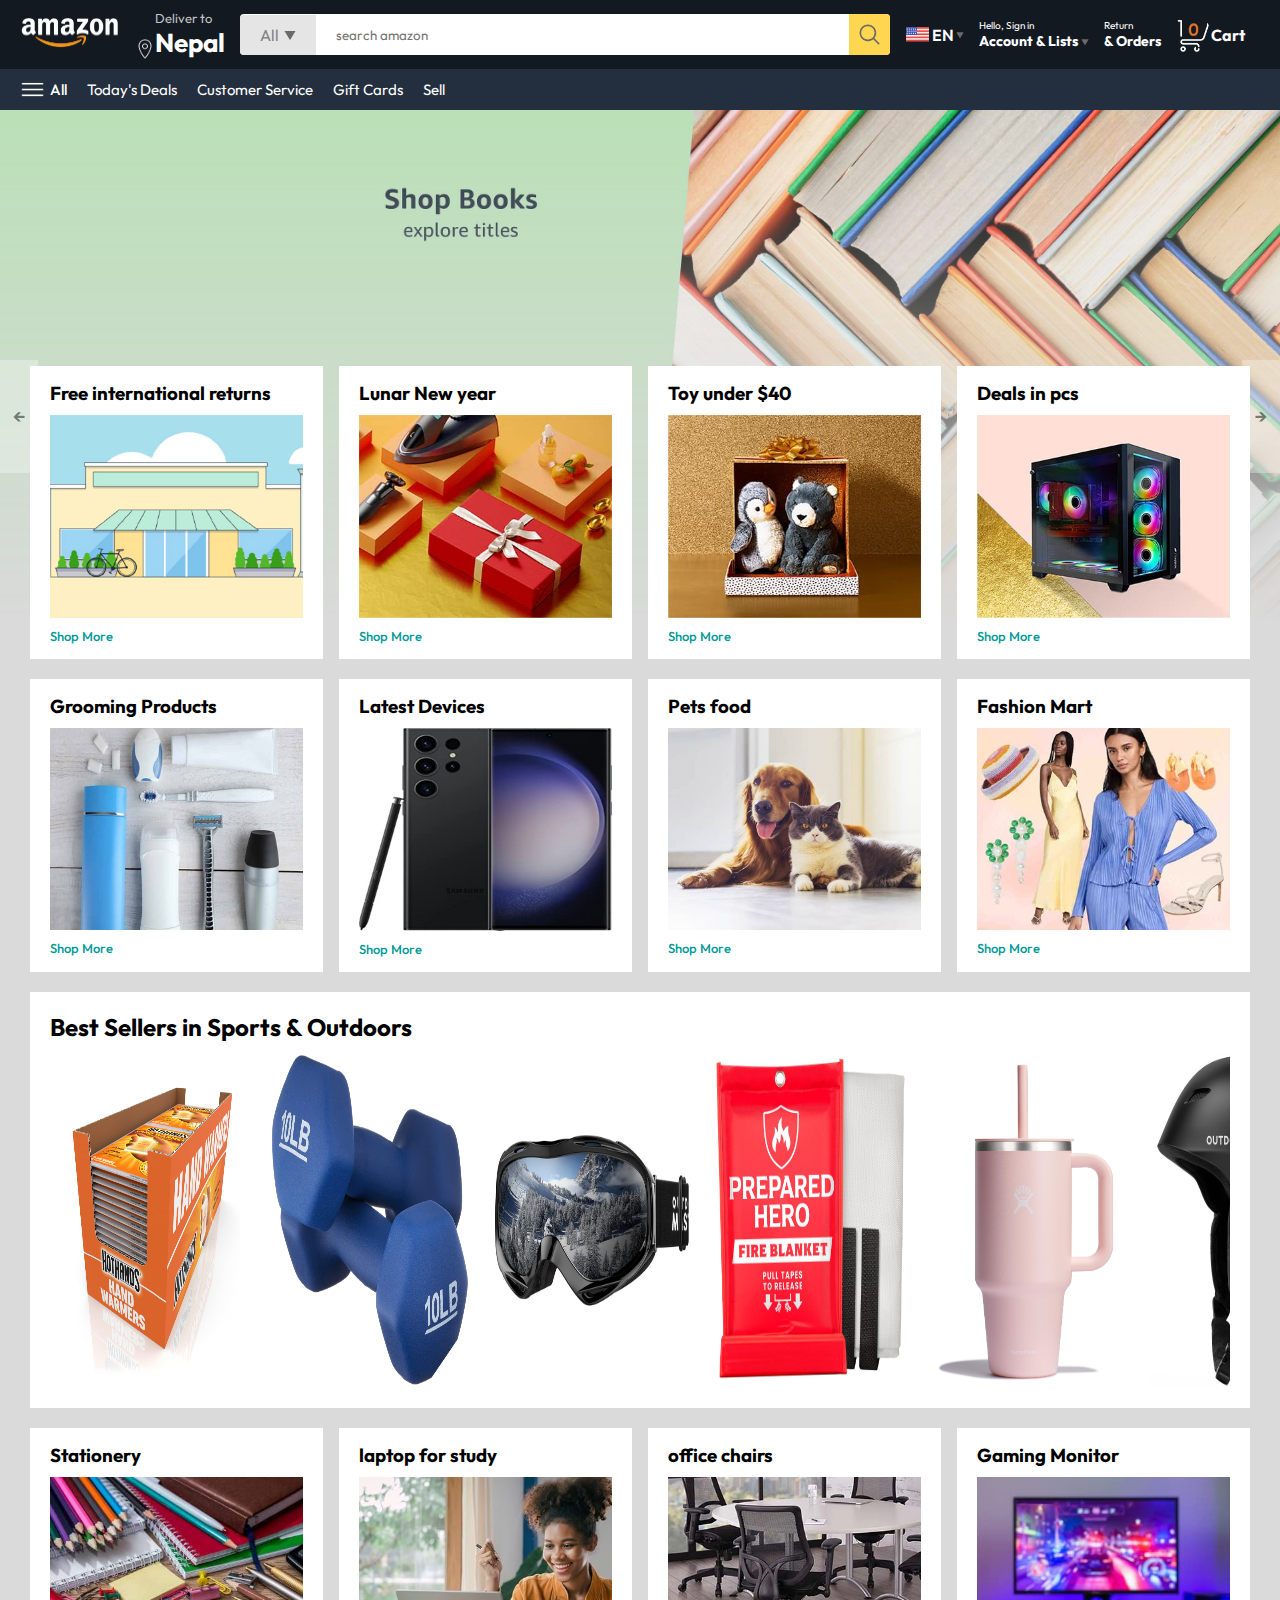
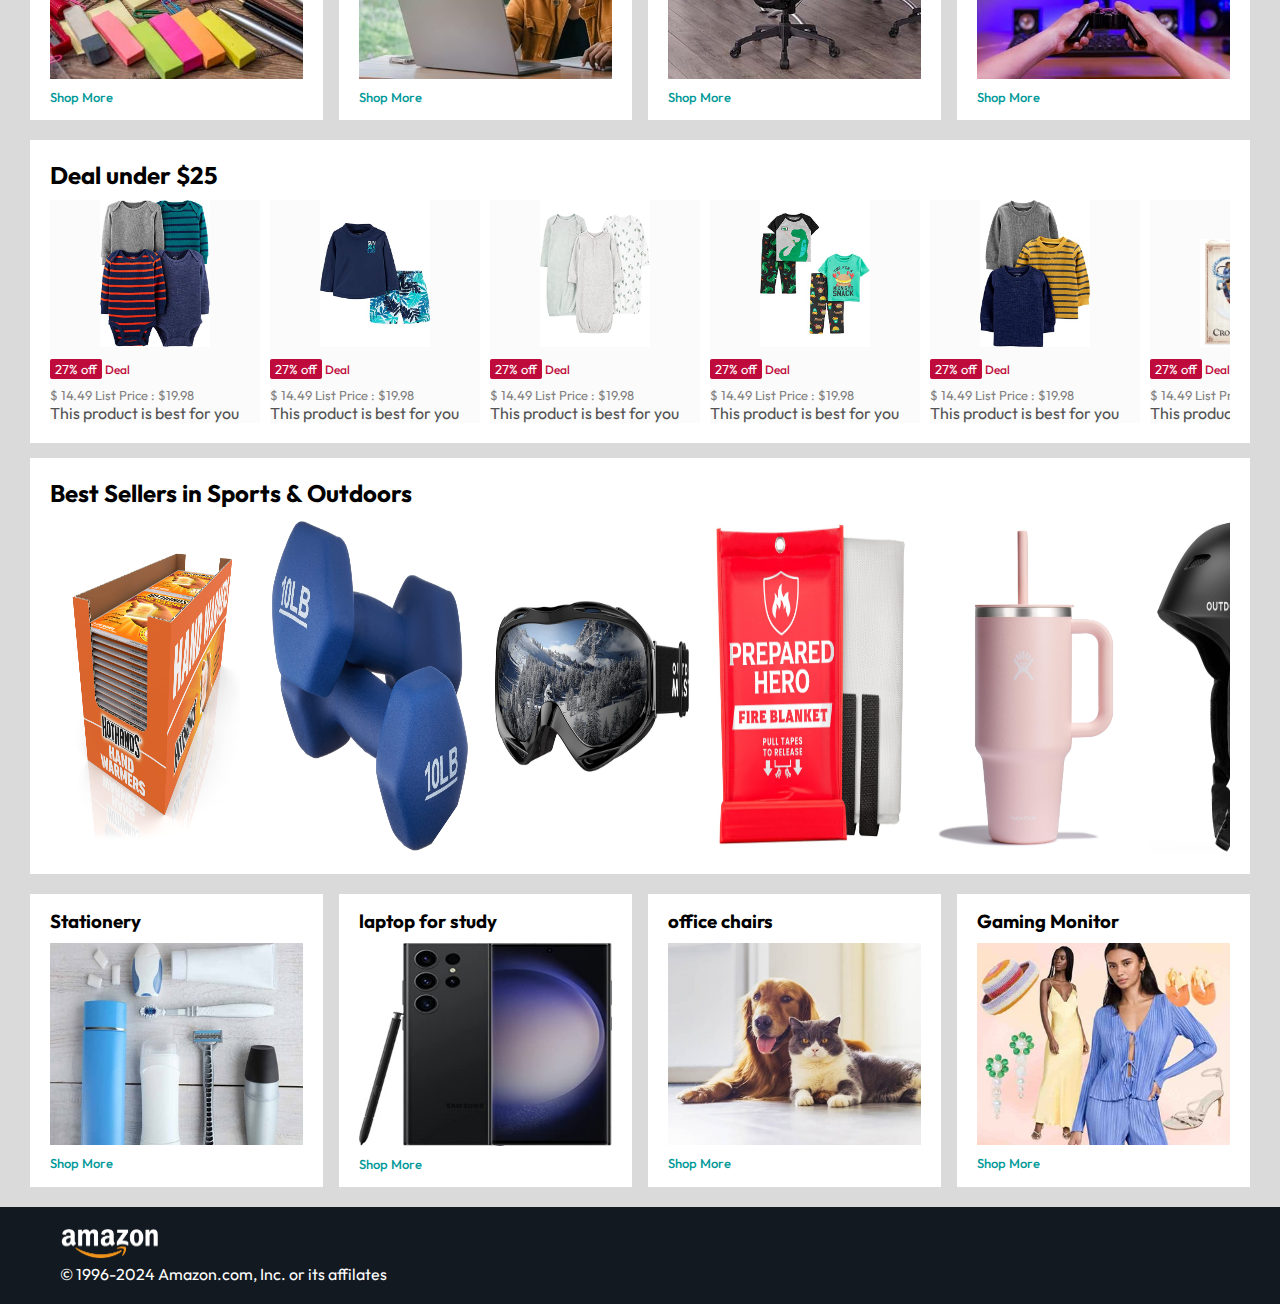
<file: index.html>
<!DOCTYPE html>
<html lang="en">
<head>
    <meta charset="UTF-8">
    <meta name="viewport" content="width=device-width, initial-scale=1.0">
    <link rel="stylesheet" href="style.css">
    <title>Amazon clone  Project </title>
</head>
<body>
    <nav>
        <a href="/"> <img src="assets/amazon_logo.png" width="100" ></a>
        <div class="nav-country">
            <img src="assets/location_icon.png" height="20" alt="">
            <div>
                <p>Deliver to </p>
                <h1>Nepal</h1>
            </div>
        </div>
        <div class="nav-search">
            <div class="nav-search-category">
                <p>All</p>
                <img src="assets/dropdown_icon.png" height="12" alt="">
            </div>
            <input type="text " class="nav-search-input" placeholder="search amazon">
            <img src="assets/search_icon.png" class="nav-search-icon" alt="">

        </div>
        <div class="nav-language">
            <img src="assets/us_flag.png" width="25px" alt="">
            <p>EN</p>
            <img src="assets/dropdown_icon.png" width="8px" alt="">
        </div>
        <div class="nav-text">
            <p>Hello, Sign in</p>
            <h1>Account & Lists 
                <img src="assets/dropdown_icon.png" width="8px">
            </img>
            
            </h1>
        </div>
        <div class="nav-text">
            <p>Return</p>
            <h1>& Orders </h1>
        </div>
        <a href="" class="nav-cart">
            <img src="assets/cart_icon.png" width="35px" alt="">
            <h4>Cart</h4>
        </a>
       
        
    </nav>
    <div class="nav-bottom">
        <div>
            <img src="assets/menu_icon.png" width="25px" alt="">
            <p>All</p>
        </div>
        <p>Today's Deals</p>
        <p>Customer Service</p>
        <p>Gift Cards</p>
        <p>Sell</p>
    </div>

   <div class="header-slider">

    <a href="#" class="control_prev">&#8592</a>
    <a href="#" class="control_next">&#8594</a>
    <ul>
        <img src="assets/header1.jpg" class="header-img" alt="">
        <img src="assets/header2.jpg" class="header-img" alt="">
        <img src="assets/header3.jpg" class="header-img" alt="">
        <img src="assets/header4.jpg" class="header-img" alt="">
        <img src="assets/header5.jpg" class="header-img" alt="">
        <img src="assets/header6.jpg" class="header-img" alt="">
    </ul>
   </div>
    <div class="box-row header-box">
        <div class="box-column">
            <h3>Free international returns </h3>
            <img src="assets/box1-1.jpg" alt="">
            <a href="/">Shop More</a>
        </div>
        <div class="box-column">
            <h3>Lunar New year </h3>
            <img src="assets/box1-2.jpg" alt="">
            <a href="/">Shop More</a>
        </div>
        <div class="box-column">
            <h3>Toy under $40 </h3>
            <img src="assets/box1-3.jpg" alt="">
            <a href="/">Shop More</a>
        </div>
        <div class="box-column">
            <h3>Deals in pcs</h3> 
            <img src="assets/box1-4.jpg" alt="">
            <a href="/">Shop More</a>
        </div>
    </div>
    <div class="box-row ">
        <div class="box-column">
            <h3>Grooming Products </h3>
            <img src="assets/box2-1.jpg" alt="">
            <a href="/">Shop More</a>
        </div>
        <div class="box-column">
            <h3>Latest Devices </h3>
            <img src="assets/box2-2.jpg" alt="">
            <a href="/">Shop More</a>
        </div>
        <div class="box-column">
            <h3>Pets food </h3>
            <img src="assets/box2-3.jpg" alt="">
            <a href="/">Shop More</a>
        </div>
        <div class="box-column">
            <h3>Fashion Mart</h3> 
            <img src="assets/box2-4.jpg" alt="">
            <a href="/">Shop More</a>
        </div>
    </div>

    <div class="product-slider">
        <h2>Best Sellers in Sports & Outdoors</h2>
        <div class="products">
            <img src="assets/product1-1.jpg" alt="">
            <img src="assets/product1-2.jpg" alt="">
            <img src="assets/product1-3.jpg" alt="">
            <img src="assets/product1-4.jpg" alt="">
            <img src="assets/product1-5.jpg" alt="">
            <img src="assets/product1-6.jpg" alt="">
            <img src="assets/product1-7.jpg" alt="">
            <img src="assets/product1-8.jpg" alt="">
            <img src="assets/product1-9.jpg" alt="">
            <img src="assets/product1-10.jpg" alt="">

        </div>
    </div>
    <div class="box-row ">
        <div class="box-column">
            <h3>Stationery  </h3>
            <img src="assets/box3-1.jpg" alt="">
            <a href="/">Shop More</a>
        </div>
        <div class="box-column">
            <h3>laptop for study </h3>
            <img src="assets/box3-2.jpg" alt="">
            <a href="/">Shop More</a>
        </div>
        <div class="box-column">
            <h3>office chairs  </h3>
            <img src="assets/box3-3.jpg" alt="">
            <a href="/">Shop More</a>
        </div>
        <div class="box-column">
            <h3>Gaming Monitor </h3> 
            <img src="assets/box3-4.jpg" alt="">
            <a href="/">Shop More</a>
        </div>
    </div>
    <div class="products-slider-with-price">
        <h2>Deal under $25</h2>
        <div class="products">
            <div class="product-card">
                <div class="product-img-container">
                    <img src="assets/product2-1.jpg" alt="">
                </div>
                <div class="product-offer">
                    <p>27% off</p> <span>Deal</span>
                </div>
                <p class="product-price">$ <span>14.49</span> List Price : $19.98</p>
                <h4>This product is best for you </h4>
            </div>
            <div class="product-card">
                <div class="product-img-container">
                    <img src="assets/product2-2.jpg" alt="">
                </div>
                <div class="product-offer">
                    <p>27% off</p> <span>Deal</span>
                </div>
                <p class="product-price">$ <span>14.49</span> List Price : $19.98</p>
                <h4>This product is best for you </h4>
            </div>
            <div class="product-card">
                <div class="product-img-container">
                    <img src="assets/product2-3.jpg" alt="">
                </div>
                <div class="product-offer">
                    <p>27% off</p> <span>Deal</span>
                </div>
                <p class="product-price">$ <span>14.49</span> List Price : $19.98</p>
                <h4>This product is best for you </h4>
            </div> <div class="product-card">
                <div class="product-img-container">
                    <img src="assets/product2-4.jpg" alt="">
                </div>
                <div class="product-offer">
                    <p>27% off</p> <span>Deal</span>
                </div>
                <p class="product-price">$ <span>14.49</span> List Price : $19.98</p>
                <h4>This product is best for you </h4>
            </div> <div class="product-card">
                <div class="product-img-container">
                    <img src="assets/product2-5.jpg" alt="">
                </div>
                <div class="product-offer">
                    <p>27% off</p> <span>Deal</span>
                </div>
                <p class="product-price">$ <span>14.49</span> List Price : $19.98</p>
                <h4>This product is best for you </h4>
            </div> <div class="product-card">
                <div class="product-img-container">
                    <img src="assets/product2-6.jpg" alt="">
                </div>
                <div class="product-offer">
                    <p>27% off</p> <span>Deal</span>
                </div>
                <p class="product-price">$ <span>14.49</span> List Price : $19.98</p>
                <h4>This product is best for you </h4>
            </div> <div class="product-card">
                <div class="product-img-container">
                    <img src="assets/product2-7.jpg" alt="">
                </div>
                <div class="product-offer">
                    <p>27% off</p> <span>Deal</span>
                </div>
                <p class="product-price">$ <span>14.49</span> List Price : $19.98</p>
                <h4>This product is best for you </h4>
            </div> <div class="product-card">
                <div class="product-img-container">
                    <img src="assets/product2-8.jpg" alt="">
                </div>
                <div class="product-offer">
                    <p>27% off</p> <span>Deal</span>
                </div>
                <p class="product-price">$ <span>14.49</span> List Price : $19.98</p>
                <h4>This product is best for you </h4>
            </div> <div class="product-card">
                <div class="product-img-container">
                    <img src="assets/product2-9.jpg" alt="">
                </div>
                <div class="product-offer">
                    <p>27% off</p> <span>Deal</span>
                </div>
                <p class="product-price">$ <span>14.49</span> List Price : $19.98</p>
                <h4>This product is best for you </h4>
            </div> <div class="product-card">
                <div class="product-img-container">
                    <img src="assets/product2-10.jpg" alt="">
                </div>
                <div class="product-offer">
                    <p>27% off</p> <span>Deal</span>
                </div>
                <p class="product-price">$ <span>14.49</span> List Price : $19.98</p>
                <h4>This product is best for you </h4>
            </div> <div class="product-card">
                <div class="product-img-container">
                    <img src="assets/product2-11.jpg" alt="">
                </div>
                <div class="product-offer">
                    <p>27% off</p> <span>Deal</span>
                </div>
                <p class="product-price">$ <span>14.49</span> List Price : $19.98</p>
                <h4>This product is best for you </h4>
            </div> <div class="product-card">
                <div class="product-img-container">
                    <img src="assets/product2-12.jpg" alt="">
                </div>
                <div class="product-offer">
                    <p>27% off</p> <span>Deal</span>
                </div>
                <p class="product-price">$ <span>14.49</span> List Price : $19.98</p>
                <h4>This product is best for you </h4>
            </div>
        </div>


    </div>
    <div class="product-slider">
        <h2>Best Sellers in Sports & Outdoors</h2>
        <div class="products">
            <img src="assets/product1-1.jpg" alt="">
            <img src="assets/product1-2.jpg" alt="">
            <img src="assets/product1-3.jpg" alt="">
            <img src="assets/product1-4.jpg" alt="">
            <img src="assets/product1-5.jpg" alt="">
            <img src="assets/product1-6.jpg" alt="">
            <img src="assets/product1-7.jpg" alt="">
            <img src="assets/product1-8.jpg" alt="">
            <img src="assets/product1-9.jpg" alt="">
            <img src="assets/product1-10.jpg" alt="">

        </div>
    </div>
    <div class="box-row ">
        <div class="box-column">
            <h3>Stationery  </h3>
            <img src="assets/box2-1.jpg" alt="">
            <a href="/">Shop More</a>
        </div>
        <div class="box-column">
            <h3>laptop for study </h3>
            <img src="assets/box2-2.jpg" alt="">
            <a href="/">Shop More</a>
        </div>
        <div class="box-column">
            <h3>office chairs  </h3>
            <img src="assets/box2-3.jpg" alt="">
            <a href="/">Shop More</a>
        </div>
        <div class="box-column">
            <h3>Gaming Monitor </h3> 
            <img src="assets/box2-4.jpg" alt="">
            <a href="/">Shop More</a>
        </div>
    </div>

    <footer>


        <img src="assets/amazon_logo.png" width="100" alt="">
        <p>&copy 1996-2024 Amazon.com, Inc. or its affilates</p>
    </footer>
   <script src="script.js"></script>
</body>
</html>
</file>
<file: style.css>
@import url('https://fonts.googleapis.com/css2?family=Outfit:wght@100..900&family=Wix+Madefor+Display:wght@400..800&display=swap');

*{
    margin: 0;
    padding: 0;
    box-sizing: border-box;
    font-family: Outfit;

}
body{
    background: #dadada;
}
a{
    text-decoration: none;
    color: inherit;
}
nav{
    display: flex;
    align-items: center;
    justify-content: space-between;
    background: #131921;
    padding: 10px 20px;
    color: #fff;
}
.nav-country{
    display: flex;
    align-items: end;
    margin-left: 15px;
    font-size: 13px;
    color: #c4c4c4;
}
.nav-country h1{
    color: #fff;
    font-size: px;
}
.nav-search{
    flex: 1;
    display: flex;
    align-items: center;
    background: #fff;
    color: gray;
    max-width: 1000px;
    border-radius: 4px;
    margin-left: 15px;

}
.nav-search-category{
    display: flex;
    align-items: center;
    padding: 10px 20px;
    gap: 5px;
    background: #e5e5e5;
    border-radius: 4px 0 0 4px;
}
.nav-search-input{
    border: none;
    outline: none;
    padding-left: 20px;
    width: 100%;
}
.nav-search-icon{
    max-width: 41px;
    padding: 8px;
    background: #ffd64f;
    border-radius: 0 4px 4px 0;

}
.nav-language{
    display: flex;
    align-items: center;
    gap: 2px;
    font-weight: 600;
    margin-left: 15px;
}
.nav-text{
    margin-left: 15px;

}
.nav-text p{
    font-size: 10px;
}
.nav-text h1{
     font-size: 14px;
}
.nav-cart{
    display: flex;
    align-items: center;
    margin: 0px 15px;

}
.nav-bottom{
    display: flex;
    align-items: center;
    gap: 20px;
    padding: 8px 20px;
    background: #232f3e;
    color: #fff;
    font-size: 15px;

}
.nav-bottom div{
    display: flex;
    align-items: center;
    gap: 5px;
    font-weight: 500;

}
.header-slider ul{
    display: flex;
    overflow-y:hidden ;

}
.header-img{
    max-width: 100%;
    mask-image: linear-gradient(to bottom, #000000, transparent 100%);

}
.header-slider a{
    position: absolute;
    top: 40%;
    z-index: 1;
    padding: 5vh 1vw;
    background:#ffffff4f ;
    color: #0000007b;
    text-decoration: none;
    font-weight: 600;
    font-size: 18px;
    cursor: pointer;

}

.control_next{
    right: 0;
}
.box-row{
    display: flex;
    flex-wrap: wrap;
    row-gap: 20px;
    justify-content: space-between;
    margin: 20px 30px;
}
.box-column{
    display: flex;
    flex-direction: column;
    gap: 10px;
    padding: 15px 20px;
    background: #fff;
    max-width: 24%;
    min-width: 200px;
    z-index: 1;


}
.box-column a{
    font-size: 13px;
    color: #009999;
    font-weight: 500;
}
.header-box{
    margin-top: -20vw;
}
.product-slider{
    background-color: #fff;
    margin: 0 30px;
    padding: 20px;
    margin-top: 15px;
}
.product-slider .products{
        display: flex;
        overflow-x:auto ;
        gap: 20px;
        margin-top: 10px;


}
.product-slider .products img{
    max-width: 200px;
    max-height: 200;
}
.product-slider .products::-webkit-scrollbar{
     display: none;
}

.products-slider-with-price{
   background: #fff;
   margin: 0 30px;
   padding: 20px;
   margin-bottom: 15px;

}
.products-slider-with-price .products{
    display: flex;
    overflow-x: auto;
    gap: 10px;
    margin-top: 10px;

}
.products-slider-with-price .products::-webkit-scrollbar{
    display: none;
}
.product-card{
    display: flex;
    flex-direction: column;
    justify-content: end;
    min-width: 210px;
    background: #fbfbfb;

}

.product-card img{
    width: 110px;
    margin: 0 50px;
}
.product-offer p{
    background: #be0b3b;
    color: #fff;
    display: inline-block;
    padding: 2px 5px;
    border-radius: 2px;
    margin: 8px 0;
    font-size: 13px;
}
.product-offer span{
    color: #be0b3b;
    font-weight: 500;
    font-size: 12px;
}

.product-price{
    color: gray;
    font-size: 13px;

}
.product-card h4{
    color: #525252;
    font-weight: 400;
}
footer{
    display: felx;
    justify-content: space-between;
    align-items: center;
    color: #fff;
    background: #131921;
    padding: 20px 60px;
}
</file>
